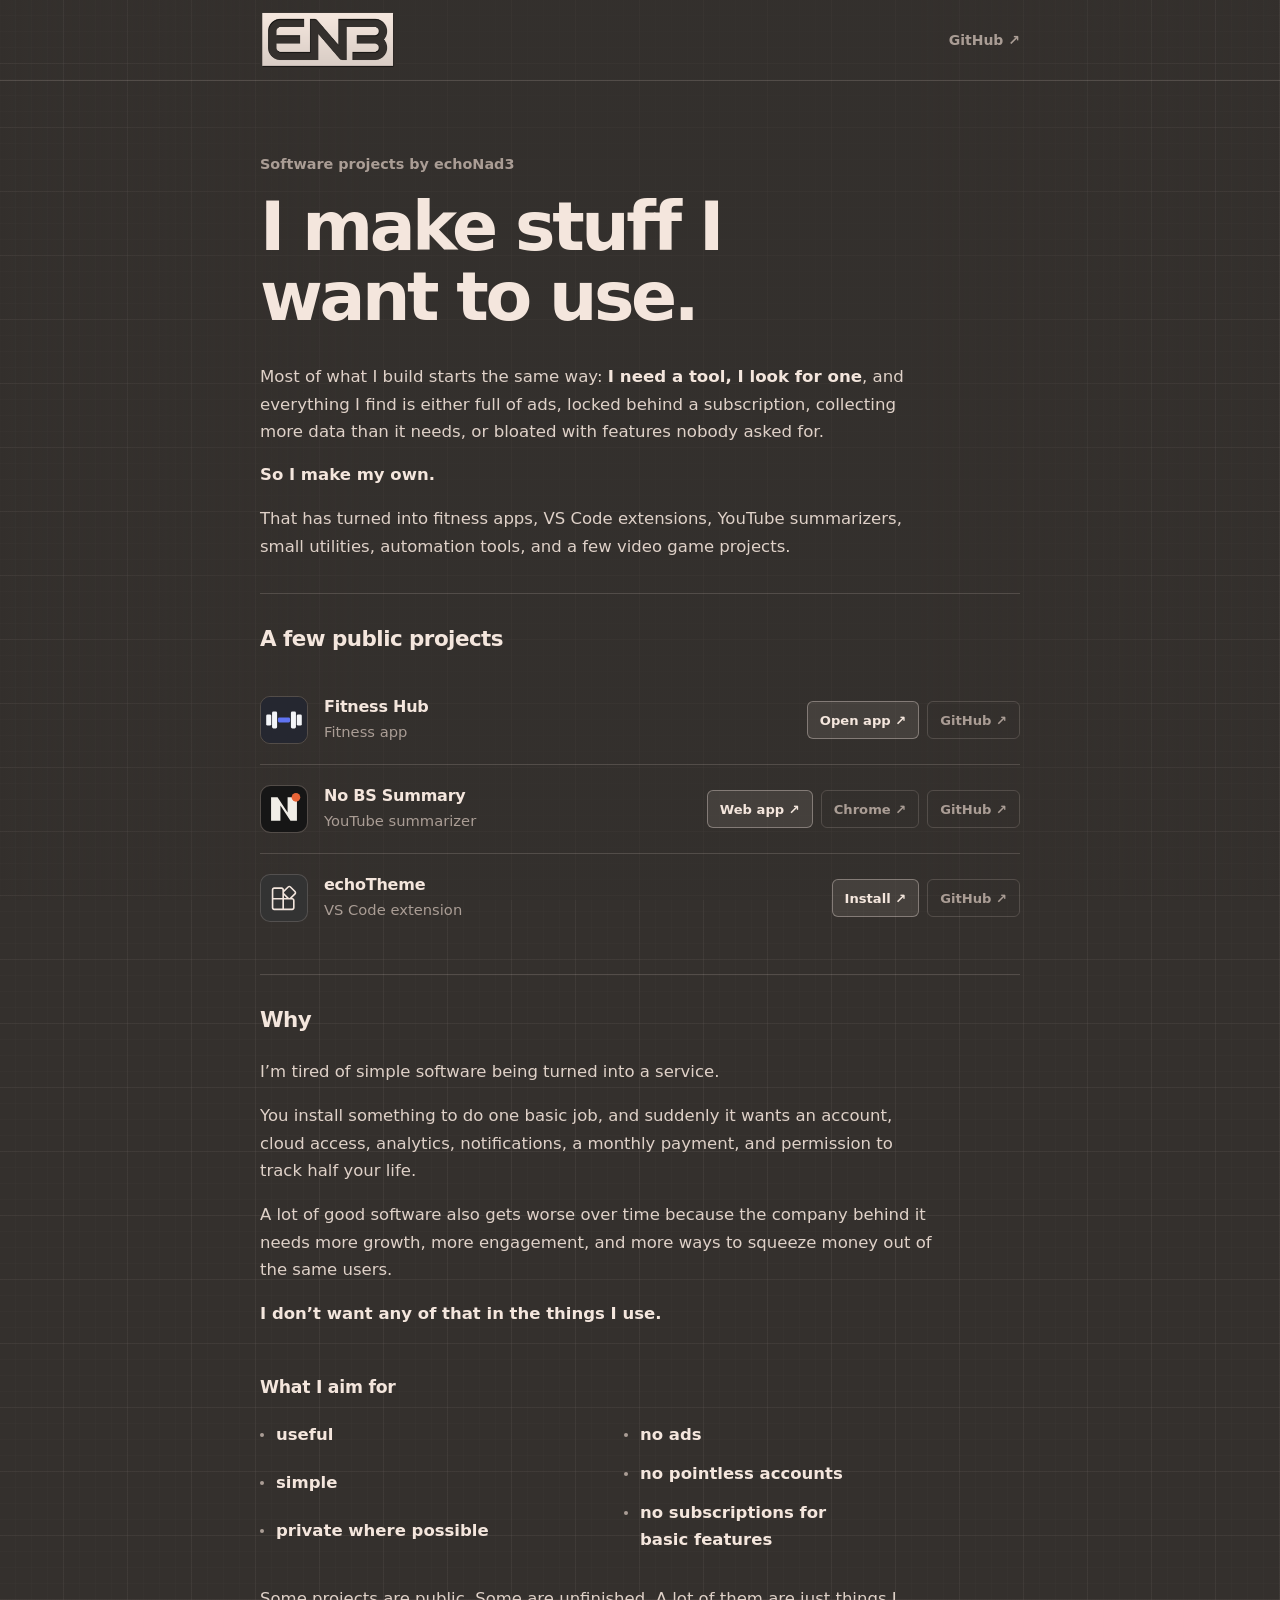
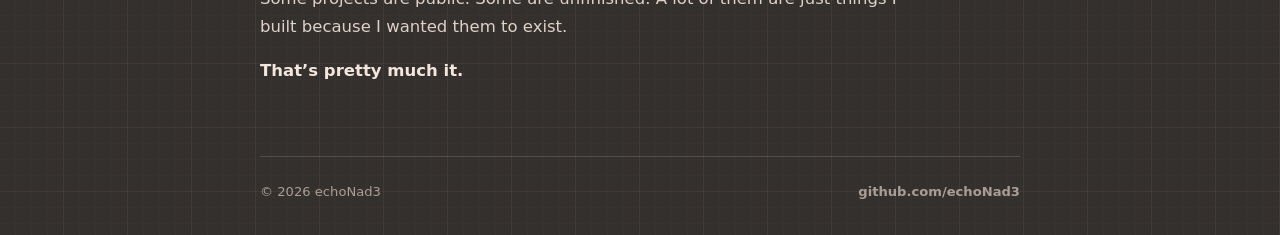
<file: index.html>
<!doctype html>
<html lang="en">
<head>
  <meta charset="utf-8">
  <meta name="viewport" content="width=device-width, initial-scale=1">

  <title>echoNad3 — useful, private software</title>
  <meta name="description" content="Software projects by echoNad3: useful, simple, private where possible, with no ads or pointless accounts.">
  <meta name="robots" content="index, follow">
  <meta name="theme-color" content="#34302d">
  <link rel="canonical" href="https://echonad3.github.io/">
  <link rel="icon" type="image/png" sizes="32x32" href="assets/favicon-32x32.png?v=20">
  <link rel="icon" type="image/png" sizes="16x16" href="assets/favicon-16x16.png?v=20">
  <link rel="icon" type="image/png" sizes="512x512" href="assets/favicon.png?v=20">
  <link rel="apple-touch-icon" sizes="180x180" href="assets/apple-touch-icon.png?v=20">

  <meta property="og:type" content="website">
  <meta property="og:site_name" content="echoNad3">
  <meta property="og:title" content="echoNad3">
  <meta property="og:description" content="I make stuff I want to use.">
  <meta property="og:url" content="https://echonad3.github.io/">
  <meta property="og:image" content="https://echonad3.github.io/assets/social-preview.png?v=20">
  <meta property="og:image:width" content="1200">
  <meta property="og:image:height" content="630">
  <meta property="og:image:type" content="image/png">
  <meta property="og:image:alt" content="echoNad3 logo">
  <meta name="twitter:card" content="summary_large_image">
  <meta name="twitter:title" content="echoNad3">
  <meta name="twitter:description" content="I make stuff I want to use.">
  <meta name="twitter:image" content="https://echonad3.github.io/assets/social-preview.png?v=20">
  <meta name="twitter:image:alt" content="echoNad3 logo">

  <style>
    :root {
      color-scheme: dark;
      --background: #34302d;
      --heading: #f4e6dd;
      --text: #dfd1c8;
      --muted: #aa9d95;
      --divider: rgba(244, 230, 221, 0.16);
      --divider-strong: rgba(244, 230, 221, 0.36);
      --divider-hover: rgba(244, 230, 221, 0.52);
      --primary-fill: rgba(244, 230, 221, 0.09);
      --primary-fill-hover: rgba(244, 230, 221, 0.15);
      --secondary-fill-hover: rgba(244, 230, 221, 0.06);
      --grid-major: rgba(244, 230, 221, 0.042);
      --grid-minor: rgba(244, 230, 221, 0.015);
      --vscode-icon-background: #333333;
      --content-width: 760px;
      --space-1: 8px;
      --space-2: 12px;
      --space-3: 16px;
      --space-4: 24px;
      --space-5: 32px;
      --space-6: 48px;
      --space-7: 72px;
    }

    *, *::before, *::after { box-sizing: border-box; }

    body {
      min-width: 320px;
      min-height: 100vh;
      margin: 0;
      color: var(--text);
      background-color: var(--background);
      background-image:
        linear-gradient(var(--grid-major) 1px, transparent 1px),
        linear-gradient(90deg, var(--grid-major) 1px, transparent 1px),
        linear-gradient(var(--grid-minor) 1px, transparent 1px),
        linear-gradient(90deg, var(--grid-minor) 1px, transparent 1px);
      background-size: 64px 64px, 64px 64px, 16px 16px, 16px 16px;
      background-position: -1px -1px;
      font-family: ui-sans-serif, system-ui, -apple-system, BlinkMacSystemFont, "Segoe UI", sans-serif;
      font-size: 16.5px;
      line-height: 1.62;
      -webkit-font-smoothing: antialiased;
      overflow-x: hidden;
    }

    body::before {
      content: "";
      position: fixed;
      inset: 0;
      z-index: -1;
      pointer-events: none;
      background: linear-gradient(
        90deg,
        transparent 0%,
        rgba(52, 48, 45, 0.16) calc(50% - 520px),
        rgba(52, 48, 45, 0.46) calc(50% - 390px),
        rgba(52, 48, 45, 0.64) calc(50% - 280px),
        rgba(52, 48, 45, 0.64) calc(50% + 280px),
        rgba(52, 48, 45, 0.46) calc(50% + 390px),
        rgba(52, 48, 45, 0.16) calc(50% + 520px),
        transparent 100%
      );
    }

    a { color: inherit; }
    img { display: block; max-width: 100%; }
    h1, h2, h3, p, ul { margin: 0; }

    .shell {
      width: min(calc(100% - 40px), var(--content-width));
      margin-inline: auto;
    }

    .skip-link {
      position: fixed;
      top: -64px;
      left: var(--space-3);
      z-index: 10;
      padding: var(--space-1) var(--space-2);
      color: var(--background);
      background: var(--heading);
      border-radius: 3px;
      font-weight: 700;
      text-decoration: none;
    }

    .skip-link:focus { top: var(--space-3); }

    header { border-bottom: 1px solid var(--divider); }

    .header-inner {
      min-height: 80px;
      display: flex;
      align-items: center;
      justify-content: space-between;
      gap: var(--space-4);
    }

    .brand {
      width: 136px;
      flex: 0 0 auto;
      user-select: none;
    }

    .brand img {
      width: 100%;
      height: auto;
    }

    .github-link {
      color: var(--muted);
      font-size: 0.875rem;
      font-weight: 700;
      text-decoration: none;
    }

    .github-link:focus-visible { color: var(--heading); }

    main {
      display: grid;
      gap: var(--space-5);
      padding-block: var(--space-7);
    }

    main > section + section {
      padding-top: var(--space-5);
      border-top: 1px solid var(--divider);
    }

    .eyebrow {
      margin-bottom: var(--space-3);
      color: var(--muted);
      font-size: 0.9rem;
      font-weight: 650;
    }

    h1 {
      max-width: 650px;
      margin-bottom: var(--space-5);
      color: var(--heading);
      font-size: clamp(2.7rem, 7vw, 4.25rem);
      line-height: 1.02;
      letter-spacing: -0.05em;
      font-weight: 800;
      text-wrap: balance;
    }

    h2 {
      margin-bottom: var(--space-4);
      color: var(--heading);
      font-size: 1.34rem;
      line-height: 1.25;
      letter-spacing: -0.025em;
      font-weight: 750;
      text-wrap: balance;
    }

    h3 {
      margin-top: var(--space-6);
      margin-bottom: var(--space-4);
      color: var(--heading);
      font-size: 1.08rem;
      line-height: 1.3;
      letter-spacing: -0.015em;
      font-weight: 750;
      text-wrap: balance;
    }

    .copy {
      max-width: 64ch;
      display: grid;
      gap: var(--space-3);
      line-height: 1.68;
    }

    .copy p,
    .principles li { text-wrap: pretty; }

    .lead {
      font-size: 1.04rem;
      line-height: 1.65;
    }

    strong {
      color: var(--heading);
      font-weight: 750;
    }

    .statement {
      color: var(--heading);
      font-weight: 750;
    }

    .projects { display: grid; }

    .project {
      min-height: 88px;
      display: grid;
      grid-template-columns: 48px minmax(0, 1fr) auto;
      column-gap: var(--space-3);
      align-items: center;
      padding-block: 20px;
    }

    .project + .project { border-top: 1px solid var(--divider); }

    .project-icon {
      width: 48px;
      height: 48px;
      overflow: hidden;
      display: grid;
      place-items: center;
      border: 1px solid var(--divider);
      border-radius: 10px;
    }

    .project-icon img {
      width: 100%;
      height: 100%;
    }

    .project-icon--vscode { background: var(--vscode-icon-background); }

    .project-icon--vscode img {
      width: 28px;
      height: 28px;
    }

    .project-copy {
      min-width: 0;
      display: grid;
      grid-template-columns: 1fr;
      row-gap: 2px;
    }

    .project-name {
      margin: 0;
      color: var(--heading);
      font-size: 1rem;
      line-height: 1.3;
      font-weight: 750;
      letter-spacing: -0.015em;
    }

    .project-type {
      color: var(--muted);
      font-size: 0.92rem;
    }

    .project-links {
      display: flex;
      flex-wrap: wrap;
      justify-content: flex-end;
      gap: var(--space-1);
    }

    .project-link {
      min-height: 38px;
      display: inline-flex;
      align-items: center;
      justify-content: center;
      padding: 6px 12px;
      border: 1px solid var(--divider);
      border-radius: 6px;
      color: var(--muted);
      font-size: 0.82rem;
      font-weight: 700;
      line-height: 1;
      text-decoration: none;
      white-space: nowrap;
      -webkit-tap-highlight-color: rgba(244, 230, 221, 0.08);
    }

    .project-link--primary {
      color: var(--heading);
      border-color: var(--divider-strong);
      background: var(--primary-fill);
    }

    .principles {
      display: grid;
      grid-template-columns: repeat(2, minmax(0, 1fr));
      column-gap: var(--space-6);
      max-width: 680px;
      margin-bottom: var(--space-5);
    }

    .principles ul {
      display: grid;
      gap: var(--space-2);
      margin: 0;
      padding: 0;
      list-style: none;
    }

    .principles li {
      position: relative;
      padding-left: var(--space-3);
      color: var(--heading);
      font-weight: 650;
    }

    .principles li::before {
      content: "";
      position: absolute;
      top: 0.79em;
      left: 0;
      width: 4px;
      height: 4px;
      border-radius: 50%;
      background: var(--muted);
      transform: translateY(-50%);
    }

    footer {
      display: flex;
      justify-content: space-between;
      gap: var(--space-4);
      padding-block: var(--space-4) var(--space-5);
      border-top: 1px solid var(--divider);
      color: var(--muted);
      font-size: 0.82rem;
    }

    footer a {
      font-weight: 650;
      text-decoration: none;
      overflow-wrap: anywhere;
    }

    footer a:focus-visible { color: var(--heading); }

    :focus-visible {
      outline: 2px solid var(--heading);
      outline-offset: 4px;
    }

    @media (hover: hover) {
      .github-link:hover,
      footer a:hover { color: var(--heading); }

      .project-link:hover {
        color: #fffaf7;
        border-color: var(--divider-hover);
        background: var(--secondary-fill-hover);
      }

      .project-link--primary:hover {
        background: var(--primary-fill-hover);
      }
    }

    @media (max-width: 680px) {
      main {
        gap: var(--space-4);
        padding-block: 56px;
      }

      main > section + section { padding-top: var(--space-4); }

      .project {
        grid-template-columns: 48px minmax(0, 1fr);
        row-gap: var(--space-1);
        align-items: center;
      }

      .project-links {
        grid-column: 2;
        justify-content: flex-start;
      }

      .project-link { min-height: 42px; }
    }

    @media (max-width: 520px) {
      :root {
        --grid-major: rgba(244, 230, 221, 0.040);
        --grid-minor: rgba(244, 230, 221, 0.012);
      }

      body {
        font-size: 16px;
        line-height: 1.6;
        background-size: 48px 48px, 48px 48px, 12px 12px, 12px 12px;
      }

      body::before { background: rgba(52, 48, 45, 0.46); }

      .shell { width: min(calc(100% - 30px), var(--content-width)); }
      .header-inner { min-height: 70px; }
      .brand { width: 116px; }

      main {
        gap: var(--space-6);
        padding-block: var(--space-6);
      }

      h1 {
        margin-bottom: var(--space-4);
        font-size: clamp(2.35rem, 12.5vw, 3.15rem);
        line-height: 1.04;
      }

      .eyebrow { margin-bottom: 14px; }
      h2 { margin-bottom: 20px; }
      h3 { margin-top: 40px; margin-bottom: 20px; }
      .lead { font-size: 1.01rem; }
      .principles { grid-template-columns: 1fr; row-gap: var(--space-2); }
      footer { flex-direction: column; gap: 4px; }
    }
  </style>
</head>
<body id="top">
  <a class="skip-link" href="#content">Skip to content</a>

  <header>
    <div class="header-inner shell">
      <a class="brand" href="#top" aria-label="echoNad3 home">
        <img src="assets/logo.png" alt="echoNad3" width="1024" height="441">
      </a>
      <a class="github-link" href="https://github.com/echoNad3" target="_blank" rel="noopener noreferrer">GitHub ↗</a>
    </div>
  </header>

  <main id="content" class="shell">
    <section aria-labelledby="intro-title">
      <p class="eyebrow">Software projects by echoNad3</p>
      <h1 id="intro-title">I make stuff I want to use.</h1>

      <div class="copy">
        <p class="lead">Most of what I build starts the same way: <strong>I need a tool, I look for one</strong>, and everything I find is either full of ads, locked behind a subscription, collecting more data than it needs, or bloated with features nobody asked for.</p>
        <p class="statement">So I make my own.</p>
        <p>That has turned into fitness apps, VS Code extensions, YouTube summarizers, small utilities, automation tools, and a few video game projects.</p>
      </div>
    </section>

    <section aria-labelledby="projects-title">
      <h2 id="projects-title">A few public projects</h2>

      <div class="projects">
        <article class="project" aria-labelledby="fitness-project-title">
          <div class="project-icon">
            <img src="assets/projects/fitness-hub-logo.svg" alt="" width="48" height="48">
          </div>
          <div class="project-copy">
            <h3 class="project-name" id="fitness-project-title">Fitness Hub</h3>
            <span class="project-type">Fitness app</span>
          </div>
          <div class="project-links">
            <a class="project-link project-link--primary" href="https://echonad3.github.io/fitness_hub/" target="_blank" rel="noopener noreferrer" aria-label="Open the Fitness Hub website">Open app ↗</a>
            <a class="project-link" href="https://github.com/echoNad3/fitness_hub" target="_blank" rel="noopener noreferrer" aria-label="View the Fitness Hub source code on GitHub">GitHub ↗</a>
          </div>
        </article>

        <article class="project" aria-labelledby="summary-project-title">
          <div class="project-icon">
            <img src="assets/projects/no-bs-summary-logo.svg" alt="" width="48" height="48">
          </div>
          <div class="project-copy">
            <h3 class="project-name" id="summary-project-title">No BS Summary</h3>
            <span class="project-type">YouTube summarizer</span>
          </div>
          <div class="project-links">
            <a class="project-link project-link--primary" href="https://no-bs-summary.echonad3.workers.dev/" target="_blank" rel="noopener noreferrer" aria-label="Open the No BS Summary website">Web app ↗</a>
            <a class="project-link" href="https://chromewebstore.google.com/detail/no-bs-summary/fnphiadakmbpimdclfohfpbbliejhnmc" target="_blank" rel="noopener noreferrer" aria-label="Install No BS Summary from the Chrome Web Store">Chrome ↗</a>
            <a class="project-link" href="https://github.com/echoNad3/no_bullshit_summary" target="_blank" rel="noopener noreferrer" aria-label="View the No BS Summary source code on GitHub">GitHub ↗</a>
          </div>
        </article>

        <article class="project" aria-labelledby="theme-project-title">
          <div class="project-icon project-icon--vscode">
            <img src="assets/projects/vscode-extensions.svg" alt="" width="28" height="28">
          </div>
          <div class="project-copy">
            <h3 class="project-name" id="theme-project-title">echoTheme</h3>
            <span class="project-type">VS Code extension</span>
          </div>
          <div class="project-links">
            <a class="project-link project-link--primary" href="https://marketplace.visualstudio.com/items?itemName=echoNad3.echonade3theme" target="_blank" rel="noopener noreferrer" aria-label="Install echoTheme from the Visual Studio Marketplace">Install ↗</a>
            <a class="project-link" href="https://github.com/echoNad3/echoTheme" target="_blank" rel="noopener noreferrer" aria-label="View the echoTheme source code on GitHub">GitHub ↗</a>
          </div>
        </article>
      </div>
    </section>

    <section aria-labelledby="philosophy-title">
      <h2 id="philosophy-title">Why</h2>

      <div class="copy">
        <p>I’m tired of simple software being turned into a service.</p>
        <p>You install something to do one basic job, and suddenly it wants an account, cloud access, analytics, notifications, a monthly payment, and permission to track half your life.</p>
        <p>A lot of good software also gets worse over time because the company behind it needs more growth, more engagement, and more ways to squeeze money out of the same users.</p>
        <p><strong>I don’t want any of that in the things I use.</strong></p>
      </div>

      <h3>What I aim for</h3>

      <div class="principles" aria-label="Project principles">
        <ul>
          <li>useful</li>
          <li>simple</li>
          <li>private where possible</li>
        </ul>
        <ul>
          <li>no ads</li>
          <li>no pointless accounts</li>
          <li>no subscriptions for basic features</li>
        </ul>
      </div>

      <div class="copy">
        <p>Some projects are public. Some are unfinished. A lot of them are just things I built because I wanted them to exist.</p>
        <p><strong>That’s pretty much it.</strong></p>
      </div>
    </section>
  </main>

  <footer class="shell">
    <span>© 2026 echoNad3</span>
    <a href="https://github.com/echoNad3" target="_blank" rel="noopener noreferrer">github.com/echoNad3</a>
  </footer>
</body>
</html>
</file>
